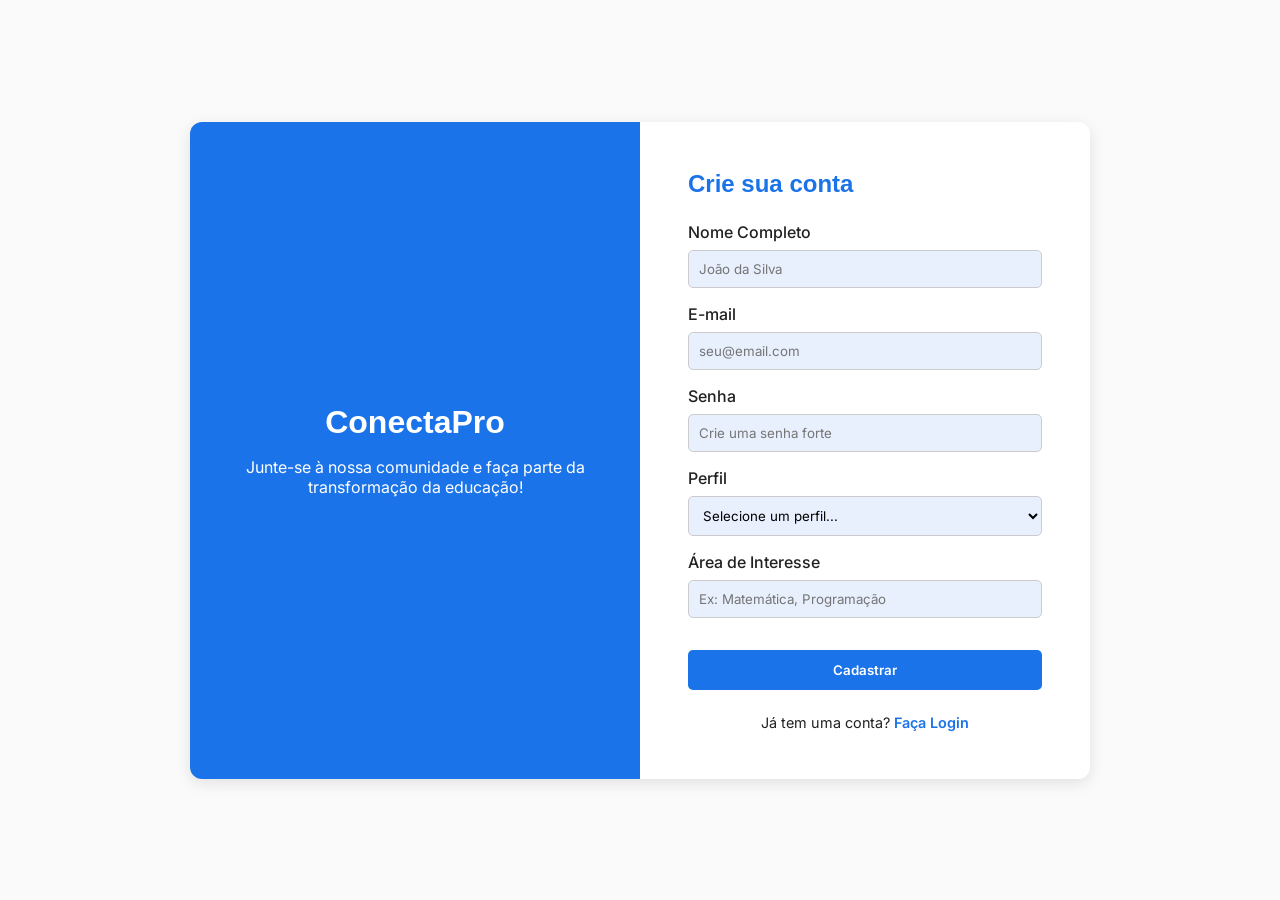
<file: cadastro.html>
<!DOCTYPE html>
<html lang="pt-BR">
<head>
    <meta charset="UTF-8">
    <meta name="viewport" content="width=device-width, initial-scale=1.0">
    <title>Cadastro - ConectaPro</title>
    <link href="https://fonts.googleapis.com/css2?family=Inter:wght@400;500;600&display=swap" rel="stylesheet">
    <link rel="stylesheet" href="css/login.css">
</head>
<body>

    <div class="container">
        <!-- Banner Lateral -->
        <div class="banner">
            <h1>ConectaPro</h1>
            <p>Junte-se à nossa comunidade e faça parte da transformação da educação!</p>
        </div>

        <!-- Área de Formulários -->
        <div class="forms-wrapper">
            
            <!-- Formulário de Cadastro -->
            <div id="cadastro-section" class="form-section active">
                <h2>Crie sua conta</h2>
                <form id="cadastro-form" action="login.html" method="GET">
                    <div class="form-group">
                        <label for="cad-nome">Nome Completo</label>
                        <input type="text" id="cad-nome" required placeholder="João da Silva">
                    </div>
                    <div class="form-group">
                        <label for="cad-email">E-mail</label>
                        <input type="email" id="cad-email" required placeholder="seu@email.com">
                    </div>
                    <div class="form-group">
                        <label for="cad-senha">Senha</label>
                        <input type="password" id="cad-senha" required placeholder="Crie uma senha forte">
                    </div>
                    <div class="form-group">
                        <label for="cad-perfil">Perfil</label>
                        <select id="cad-perfil" required>
                            <option value="">Selecione um perfil...</option>
                            <option value="mentor">Quero ser Mentor</option>
                            <option value="aprendiz">Quero ser Aprendiz</option>
                        </select>
                    </div>
                    <div class="form-group">
                        <label for="cad-area">Área de Interesse</label>
                        <input type="text" id="cad-area" required placeholder="Ex: Matemática, Programação">
                    </div>
                    <button type="submit" class="btn">Cadastrar</button>
                </form>
                <div class="toggle-link">
                    Já tem uma conta? <a href="login.html">Faça Login</a>
                </div>
            </div>

        </div>
    </div>

</body>
</html>
</file>
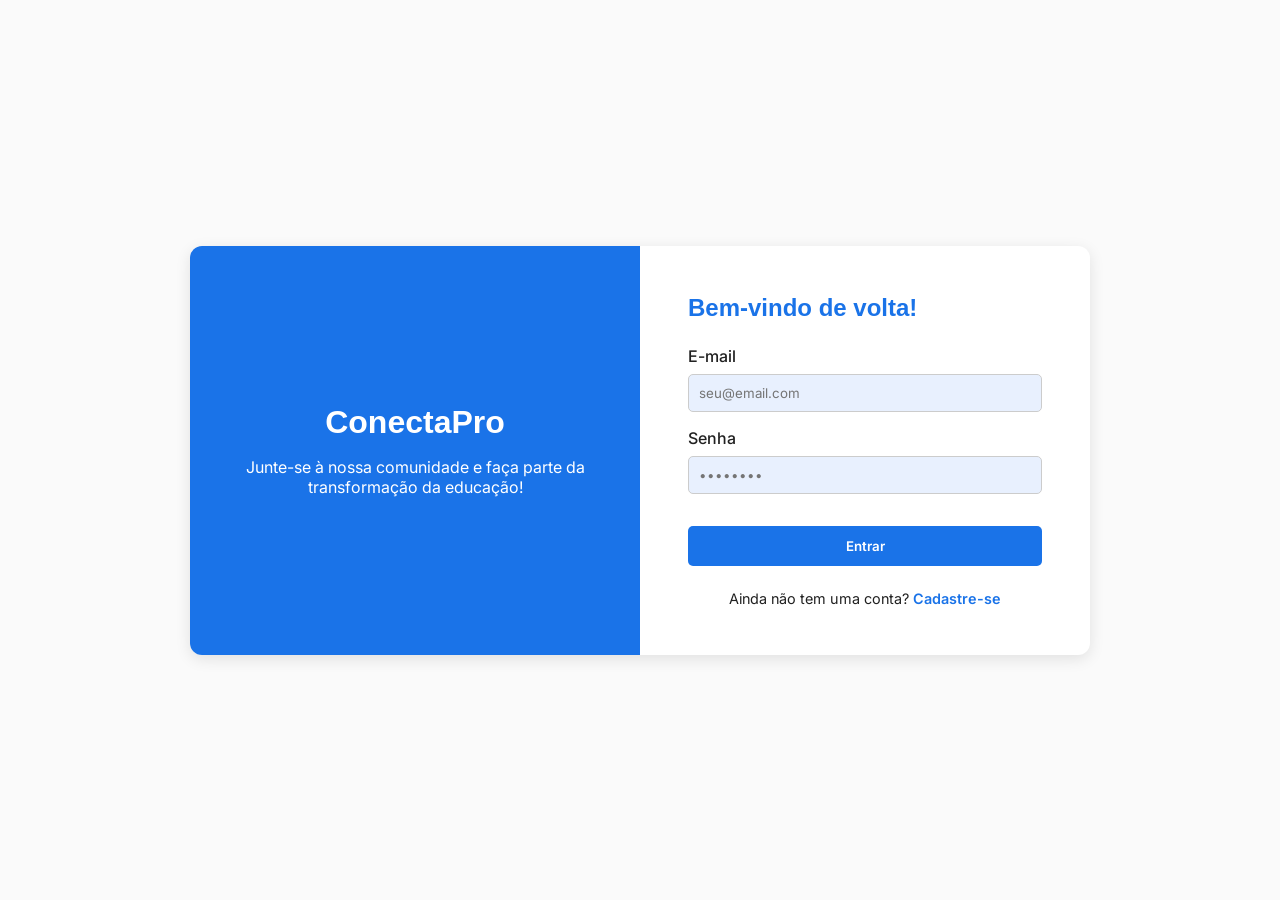
<file: login.html>
<!DOCTYPE html>
<html lang="pt-BR">
<head>
    <meta charset="UTF-8">
    <meta name="viewport" content="width=device-width, initial-scale=1.0">
    <title>Login e Cadastro - ConectaPro</title>
    <link href="https://fonts.googleapis.com/css2?family=Inter:wght@400;500;600&display=swap" rel="stylesheet">
    <link rel="stylesheet" href="css/login.css">
</head>
<body>

    <div class="container">
        <!-- Banner Lateral -->
        <div class="banner">
            <h1>ConectaPro</h1>
            <p>Junte-se à nossa comunidade e faça parte da transformação da educação!</p>
        </div>

        <!-- Área de Formulários -->
        <div class="forms-wrapper">
            
            <!-- Formulário de Login -->
            <div id="login-section" class="form-section active">
                <h2>Bem-vindo de volta!</h2>
                <form action="index.html" method="GET">
                    <div class="form-group">
                        <label for="login-email">E-mail</label>
                        <input type="email" id="login-email" name="email" required placeholder="seu@email.com">
                    </div>
                    <div class="form-group">
                        <label for="login-senha">Senha</label>
                        <input type="password" id="login-senha" name="senha" required placeholder="••••••••">
                    </div>
                    <button type="submit" class="btn">Entrar</button>
                </form>
                <div class="toggle-link">
                    Ainda não tem uma conta? <a href="cadastro.html">Cadastre-se</a>
                </div>
            </div>

        </div>
    </div>

</body>
</html>
</file>
<file: css/login.css>
:root {
    --bg-color: #FAFAFA;
    --text-color: #212121;
    --primary-color: #1A73E8;
    --card-bg: #E8F0FE;
    --font-text: 'Inter', sans-serif;
    --font-title: Arial, sans-serif;
}

* {
    margin: 0;
    padding: 0;
    box-sizing: border-box;
}

body {
    background-color: var(--bg-color);
    color: var(--text-color);
    font-family: var(--font-text);
    display: flex;
    justify-content: center;
    align-items: center;
    min-height: 100vh;
}

h1, h2, h3 {
    font-family: var(--font-title);
}

a {
    text-decoration: none;
    color: var(--primary-color);
}

.container {
    background-color: #ffffff;
    width: 100%;
    max-width: 900px;
    border-radius: 12px;
    box-shadow: 0 4px 15px rgba(0,0,0,0.1);
    display: flex;
    overflow: hidden;
    flex-direction: row;
}

.banner {
    flex: 1;
    background-color: var(--primary-color);
    color: #ffffff;
    padding: 3rem;
    display: flex;
    flex-direction: column;
    justify-content: center;
    text-align: center;
}

.banner h1 {
    margin-bottom: 1rem;
}

.forms-wrapper {
    flex: 1;
    padding: 3rem;
    position: relative;
}

.form-section {
    display: none;
}

.form-section.active {
    display: block;
}

.form-section h2 {
    margin-bottom: 1.5rem;
    color: var(--primary-color);
}

.form-group {
    margin-bottom: 1rem;
}

.form-group label {
    display: block;
    margin-bottom: 0.5rem;
    font-weight: 500;
}

.form-group input, .form-group select {
    width: 100%;
    padding: 10px;
    border: 1px solid #ccc;
    border-radius: 5px;
    font-family: var(--font-text);
    background-color: var(--card-bg);
    transition: border-color 0.3s;
}

.form-group input:focus, .form-group select:focus {
    outline: none;
    border-color: var(--primary-color);
}

.btn {
    background-color: var(--primary-color);
    color: #ffffff;
    padding: 12px 20px;
    border-radius: 5px;
    font-family: var(--font-text);
    font-weight: 600;
    border: none;
    cursor: pointer;
    transition: background-color 0.3s;
    width: 100%;
    margin-top: 1rem;
}

.btn:hover {
    background-color: #1557b0;
}

.toggle-link {
    text-align: center;
    margin-top: 1.5rem;
    font-size: 0.9rem;
}

.toggle-link a {
    font-weight: 600;
    cursor: pointer;
}

@media (max-width: 768px) {
    .container {
        flex-direction: column;
        margin: 1rem;
    }
    .banner {
        padding: 2rem;
    }
}
</file>
